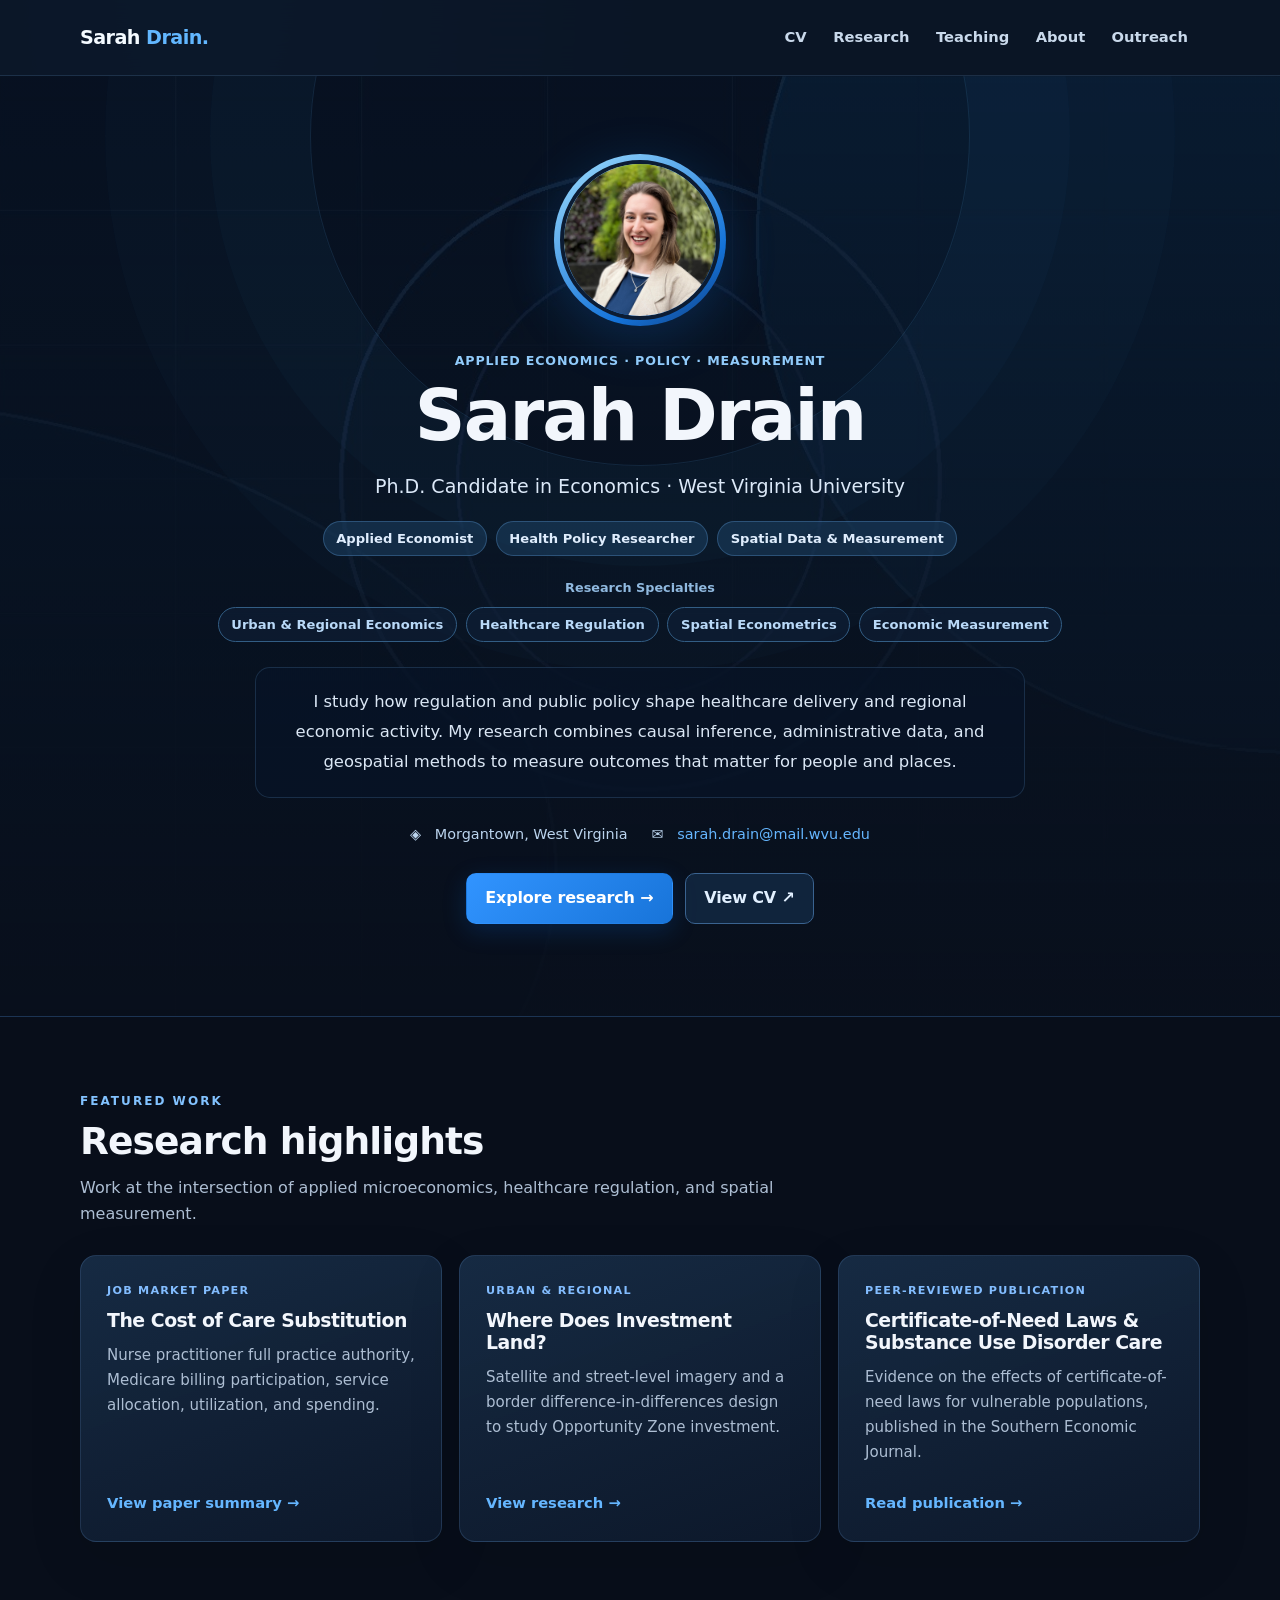
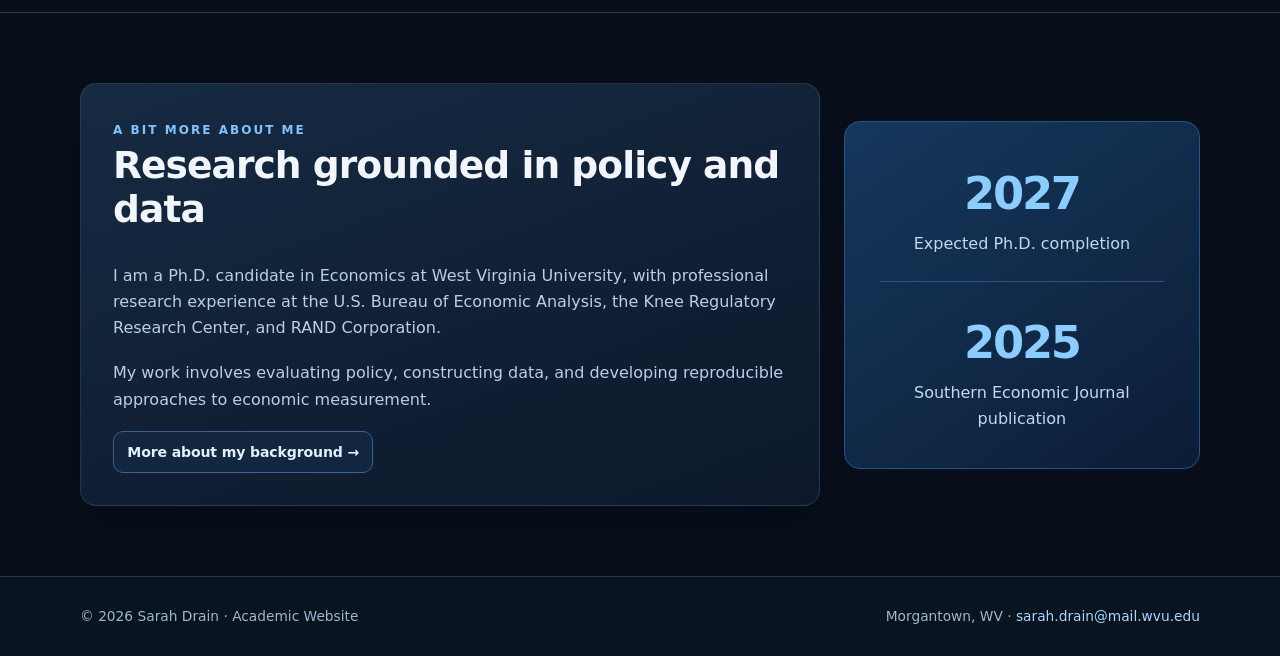
<file: index.html>
<!doctype html><html lang="en"><head><meta charset="utf-8"><meta name="viewport" content="width=device-width, initial-scale=1"><meta name="theme-color" content="#0b1728"><meta name="description" content="Sarah Drain is a Ph.D. candidate in Economics at West Virginia University, researching healthcare regulation and urban and regional economics."><title>Home · Sarah Drain</title><link rel="icon" type="image/svg+xml" href="favicon.svg"><link rel="stylesheet" href="assets/styles.css"></head><body><a class="skip-link" href="#main-content">Skip to main content</a><header class="site-header"><div class="container nav-wrap"><a class="brand" href="index.html">Sarah <span class="brand-dot">Drain.</span></a><button class="menu-toggle" type="button" aria-label="Toggle navigation" aria-controls="primary-nav" aria-expanded="false">Menu ☰</button><nav class="site-nav" id="primary-nav" aria-label="Main navigation"><a href="cv.html">CV</a><a href="portfolio.html">Research</a><a href="contact.html">Teaching</a><a href="about.html">About</a><a href="blogs.html">Outreach</a></nav></div></header><main id="main-content"><section class="hero"><div class="hero-inner"><div class="avatar-frame"><img src="images/profile.jpg" alt="Placeholder portrait — replace with Sarah Drain’s photo"></div><div class="hero-kicker">Applied Economics · Policy · Measurement</div><h1>Sarah Drain</h1><p class="hero-subtitle">Ph.D. Candidate in Economics · West Virginia University</p><div class="chips"><span class="chip">Applied Economist</span><span class="chip">Health Policy Researcher</span><span class="chip">Spatial Data &amp; Measurement</span></div><div class="specialty-line"><div class="specialty-label">Research Specialties</div><div class="chips"><span class="chip ghost">Urban &amp; Regional Economics</span><span class="chip ghost">Healthcare Regulation</span><span class="chip ghost">Spatial Econometrics</span><span class="chip ghost">Economic Measurement</span></div></div><p class="hero-description">I study how regulation and public policy shape healthcare delivery and regional economic activity. My research combines causal inference, administrative data, and geospatial methods to measure outcomes that matter for people and places.</p><div class="hero-meta"><span>◈ &nbsp; Morgantown, West Virginia</span><span>✉ &nbsp; <a href="mailto:sarah.drain@mail.wvu.edu">sarah.drain@mail.wvu.edu</a></span></div><div class="hero-actions"><a href="portfolio.html" class="btn btn-primary">Explore research →</a><a href="documents/Sarah_Drain_CV.pdf" class="btn btn-secondary" target="_blank" rel="noopener">View CV ↗</a></div></div></section>
<section class="section container"><div class="section-head"><span class="eyebrow">Featured work</span><h2>Research highlights</h2><p class="section-lede">Work at the intersection of applied microeconomics, healthcare regulation, and spatial measurement.</p></div><div class="grid"><article class="card"><span class="label">Job market paper</span><h3>The Cost of Care Substitution</h3><p>Nurse practitioner full practice authority, Medicare billing participation, service allocation, utilization, and spending.</p><a class="read-more" href="portfolio.html#job-market">View paper summary →</a></article><article class="card"><span class="label">Urban & regional</span><h3>Where Does Investment Land?</h3><p>Satellite and street-level imagery and a border difference-in-differences design to study Opportunity Zone investment.</p><a class="read-more" href="portfolio.html#working">View research →</a></article><article class="card"><span class="label">Peer-reviewed publication</span><h3>Certificate-of-Need Laws & Substance Use Disorder Care</h3><p>Evidence on the effects of certificate-of-need laws for vulnerable populations, published in the Southern Economic Journal.</p><a class="read-more" href="https://doi.org/10.1002/soej.12696">Read publication →</a></article></div></section>
<section class="section section-rule"><div class="container mini-profile"><div class="panel padding-card"><span class="eyebrow">A bit more about me</span><h2>Research grounded in policy and data</h2><p>I am a Ph.D. candidate in Economics at West Virginia University, with professional research experience at the U.S. Bureau of Economic Analysis, the Knee Regulatory Research Center, and RAND Corporation.</p><p>My work involves evaluating policy, constructing data, and developing reproducible approaches to economic measurement.</p><a class="btn btn-secondary btn-small" href="about.html">More about my background →</a></div><div class="stat-box"><strong>2027</strong><span>Expected Ph.D. completion</span><hr style="border:0;border-top:1px solid #2c5680;margin:24px 0"><strong>2025</strong><span>Southern Economic Journal publication</span></div></div></section></main><footer class="site-footer"><div class="container footer-inner"><span>© <span data-year>2026</span> Sarah Drain · Academic Website</span><span>Morgantown, WV · <a href="mailto:sarah.drain@mail.wvu.edu">sarah.drain@mail.wvu.edu</a></span></div></footer><script src="assets/site.js" defer></script></body></html>
</file>
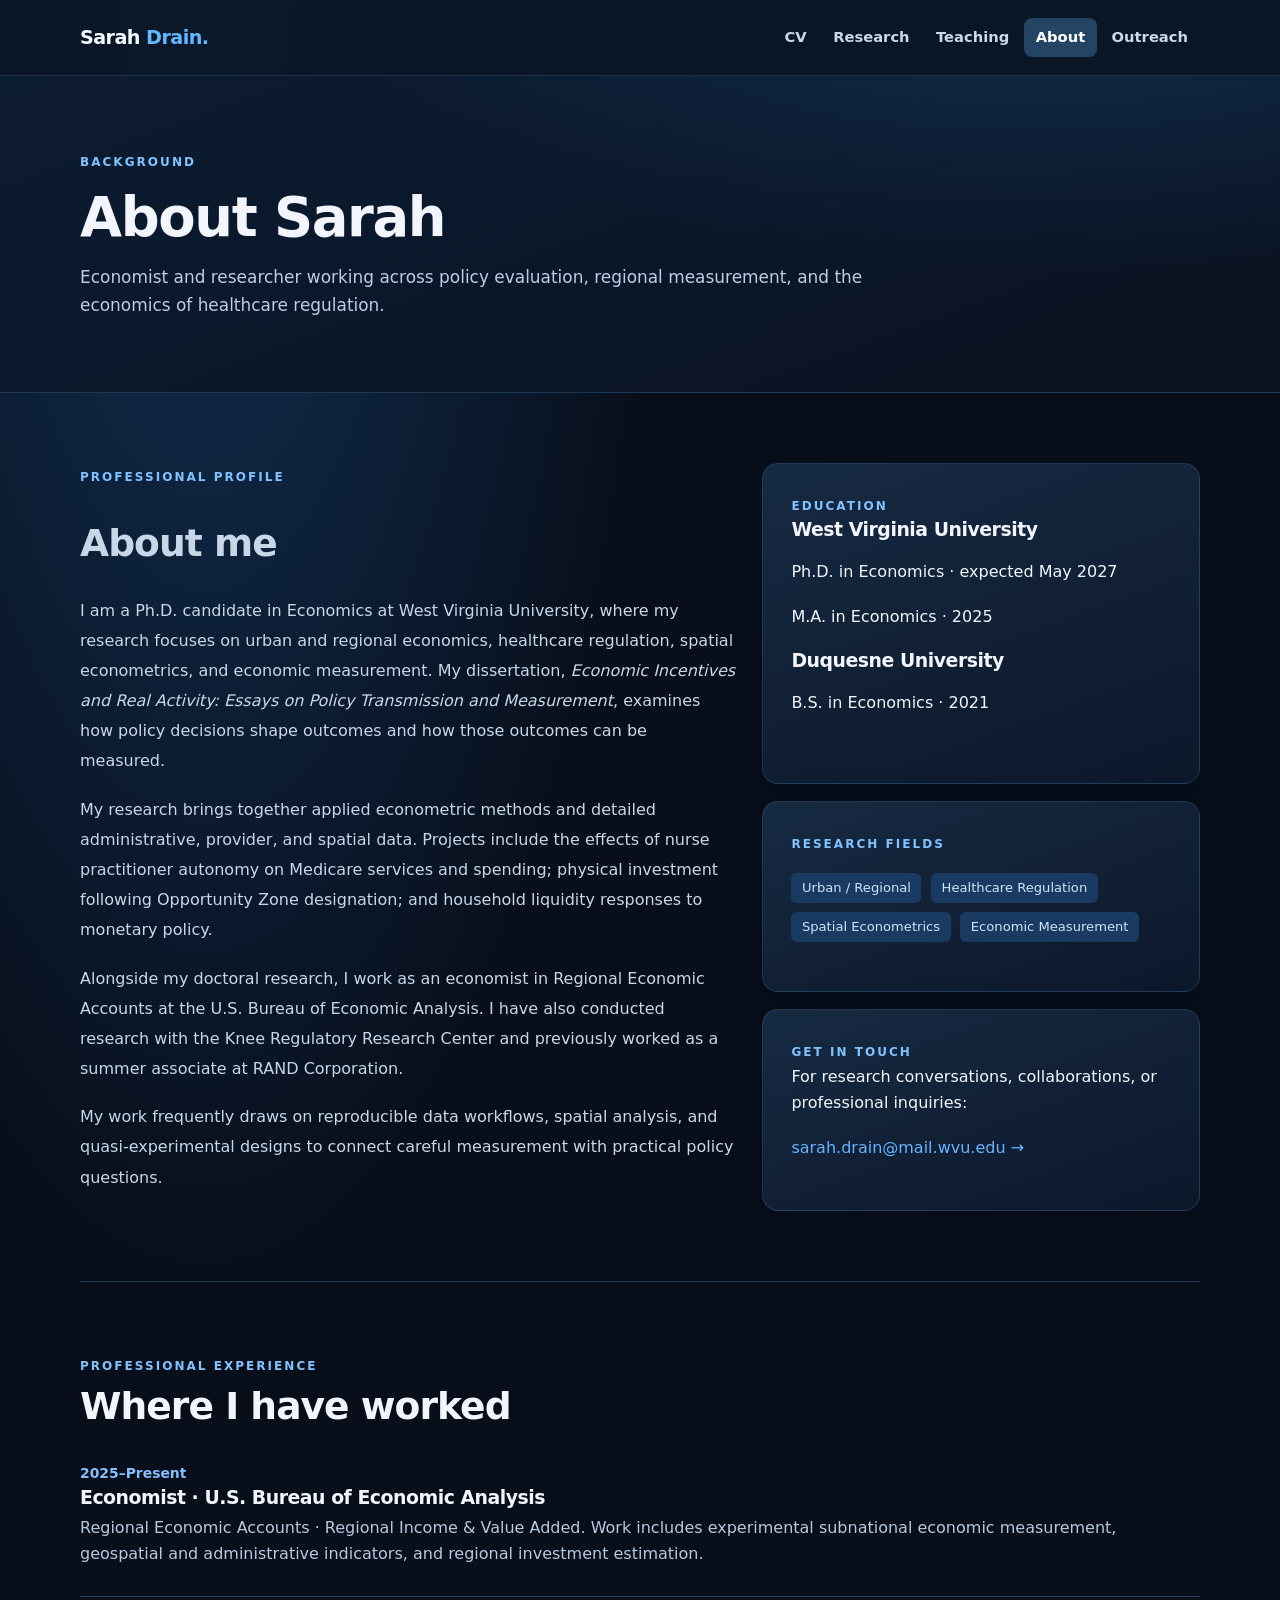
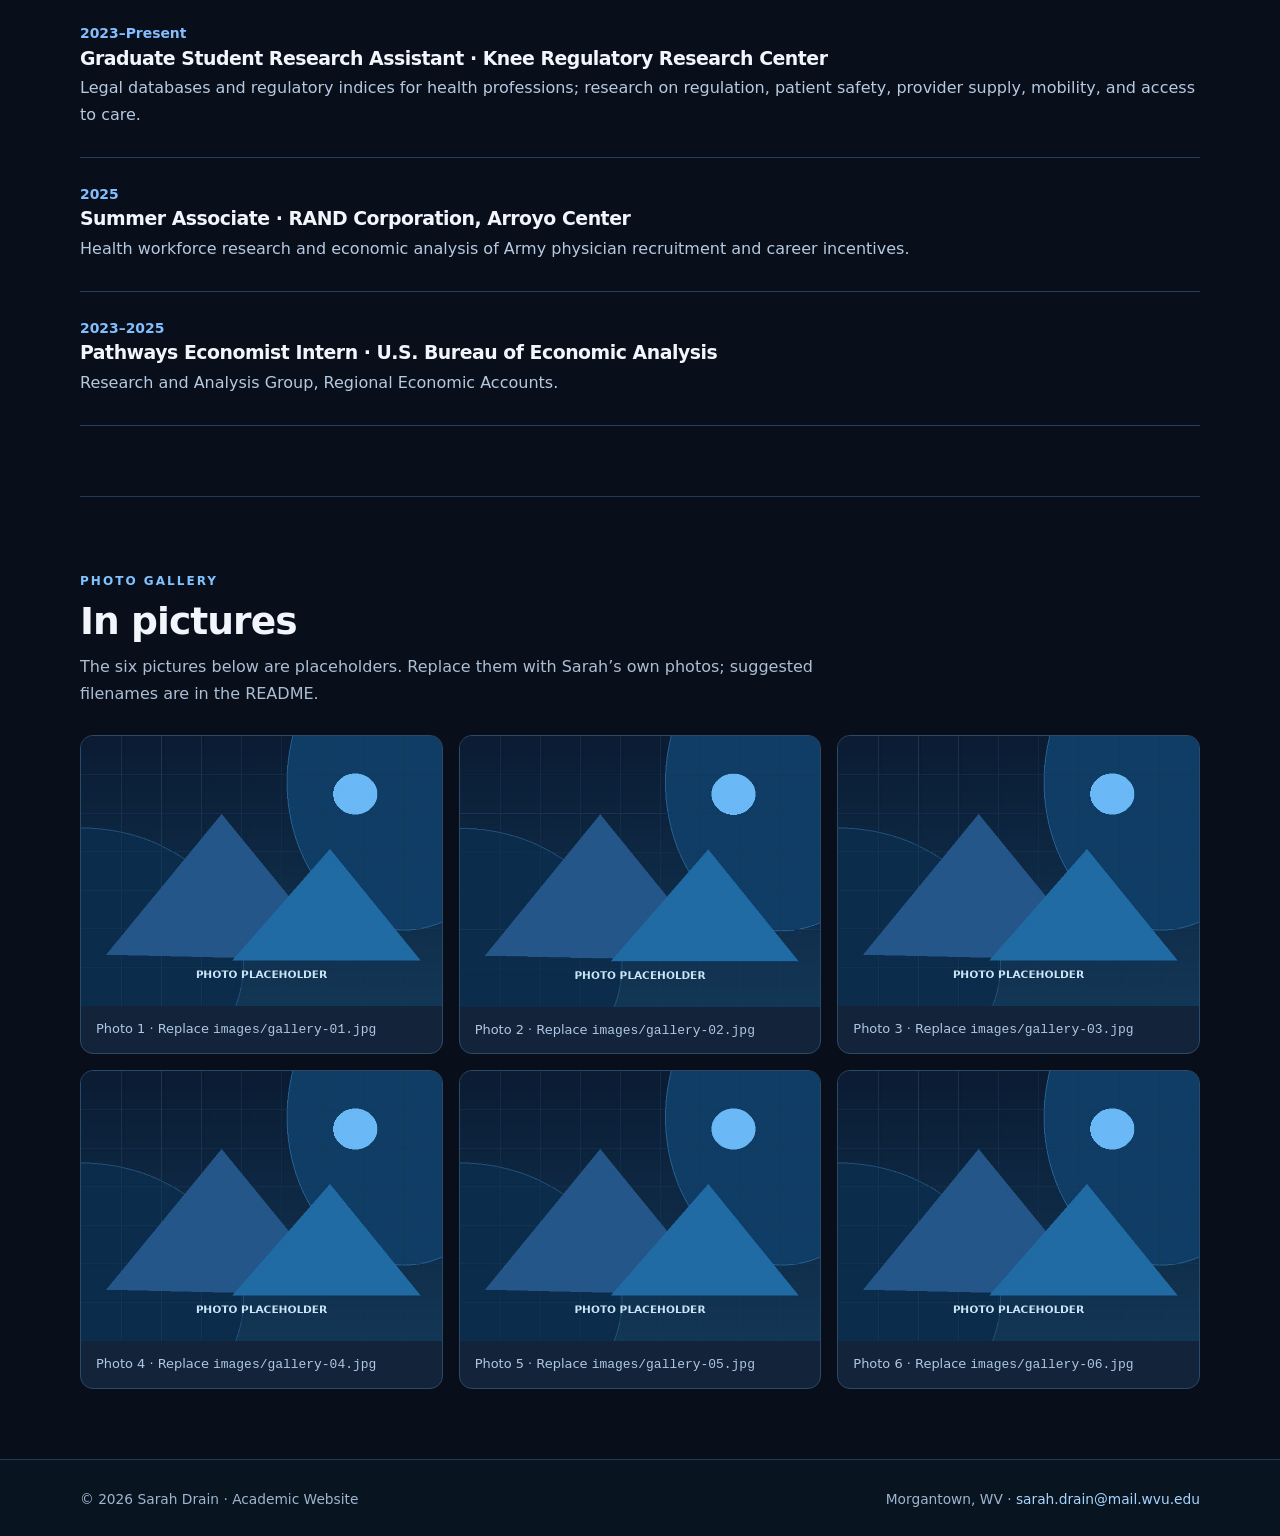
<file: about.html>
<!doctype html><html lang="en"><head><meta charset="utf-8"><meta name="viewport" content="width=device-width, initial-scale=1"><meta name="theme-color" content="#0b1728"><meta name="description" content="About Sarah Drain: doctoral studies, professional experience, and research interests."><title>About · Sarah Drain</title><link rel="icon" type="image/svg+xml" href="favicon.svg"><link rel="stylesheet" href="assets/styles.css"></head><body><a class="skip-link" href="#main-content">Skip to main content</a><header class="site-header"><div class="container nav-wrap"><a class="brand" href="index.html">Sarah <span class="brand-dot">Drain.</span></a><button class="menu-toggle" type="button" aria-label="Toggle navigation" aria-controls="primary-nav" aria-expanded="false">Menu ☰</button><nav class="site-nav" id="primary-nav" aria-label="Main navigation"><a href="cv.html">CV</a><a href="portfolio.html">Research</a><a href="contact.html">Teaching</a><a href="about.html" aria-current="page">About</a><a href="blogs.html">Outreach</a></nav></div></header><main id="main-content"><div class="page-banner"><div class="container"><span class="eyebrow">Background</span><h1>About Sarah</h1><p>Economist and researcher working across policy evaluation, regional measurement, and the economics of healthcare regulation.</p></div></div><section class="section container"><div class="page-columns"><div class="prose"><span class="eyebrow">Professional profile</span><h2>About me</h2><p>I am a Ph.D. candidate in Economics at West Virginia University, where my research focuses on urban and regional economics, healthcare regulation, spatial econometrics, and economic measurement. My dissertation, <em>Economic Incentives and Real Activity: Essays on Policy Transmission and Measurement</em>, examines how policy decisions shape outcomes and how those outcomes can be measured.</p><p>My research brings together applied econometric methods and detailed administrative, provider, and spatial data. Projects include the effects of nurse practitioner autonomy on Medicare services and spending; physical investment following Opportunity Zone designation; and household liquidity responses to monetary policy.</p><p>Alongside my doctoral research, I work as an economist in Regional Economic Accounts at the U.S. Bureau of Economic Analysis. I have also conducted research with the Knee Regulatory Research Center and previously worked as a summer associate at RAND Corporation.</p><p>My work frequently draws on reproducible data workflows, spatial analysis, and quasi-experimental designs to connect careful measurement with practical policy questions.</p></div><div class="stack"><div class="panel padding-card"><span class="eyebrow">Education</span><h3>West Virginia University</h3><p>Ph.D. in Economics · expected May 2027</p><p>M.A. in Economics · 2025</p><h3>Duquesne University</h3><p>B.S. in Economics · 2021</p></div><div class="panel padding-card"><span class="eyebrow">Research fields</span><div class="info-tags"><span class="tag">Urban / Regional</span><span class="tag">Healthcare Regulation</span><span class="tag">Spatial Econometrics</span><span class="tag">Economic Measurement</span></div></div><div class="panel padding-card"><span class="eyebrow">Get in touch</span><p>For research conversations, collaborations, or professional inquiries:</p><a href="mailto:sarah.drain@mail.wvu.edu">sarah.drain@mail.wvu.edu →</a></div></div></div></section>
<section class="section section-rule container"><div class="section-head"><span class="eyebrow">Professional experience</span><h2>Where I have worked</h2></div><ul class="resume-list"><li><span class="time">2025–Present</span><h3>Economist · U.S. Bureau of Economic Analysis</h3><p>Regional Economic Accounts · Regional Income &amp; Value Added. Work includes experimental subnational economic measurement, geospatial and administrative indicators, and regional investment estimation.</p></li><li><span class="time">2023–Present</span><h3>Graduate Student Research Assistant · Knee Regulatory Research Center</h3><p>Legal databases and regulatory indices for health professions; research on regulation, patient safety, provider supply, mobility, and access to care.</p></li><li><span class="time">2025</span><h3>Summer Associate · RAND Corporation, Arroyo Center</h3><p>Health workforce research and economic analysis of Army physician recruitment and career incentives.</p></li><li><span class="time">2023–2025</span><h3>Pathways Economist Intern · U.S. Bureau of Economic Analysis</h3><p>Research and Analysis Group, Regional Economic Accounts.</p></li></ul></section>
<section class="section section-rule container"><div class="section-head"><span class="eyebrow">Photo gallery</span><h2>In pictures</h2><p class="section-lede">The six pictures below are placeholders. Replace them with Sarah’s own photos; suggested filenames are in the README.</p></div><div class="gallery"><figure><img src="images/gallery-01.jpg" alt="Gallery image 1 placeholder" loading="lazy"><figcaption>Photo 1 · Replace <code>images/gallery-01.jpg</code></figcaption></figure><figure><img src="images/gallery-02.jpg" alt="Gallery image 2 placeholder" loading="lazy"><figcaption>Photo 2 · Replace <code>images/gallery-02.jpg</code></figcaption></figure><figure><img src="images/gallery-03.jpg" alt="Gallery image 3 placeholder" loading="lazy"><figcaption>Photo 3 · Replace <code>images/gallery-03.jpg</code></figcaption></figure><figure><img src="images/gallery-04.jpg" alt="Gallery image 4 placeholder" loading="lazy"><figcaption>Photo 4 · Replace <code>images/gallery-04.jpg</code></figcaption></figure><figure><img src="images/gallery-05.jpg" alt="Gallery image 5 placeholder" loading="lazy"><figcaption>Photo 5 · Replace <code>images/gallery-05.jpg</code></figcaption></figure><figure><img src="images/gallery-06.jpg" alt="Gallery image 6 placeholder" loading="lazy"><figcaption>Photo 6 · Replace <code>images/gallery-06.jpg</code></figcaption></figure></div></section></main><footer class="site-footer"><div class="container footer-inner"><span>© <span data-year>2026</span> Sarah Drain · Academic Website</span><span>Morgantown, WV · <a href="mailto:sarah.drain@mail.wvu.edu">sarah.drain@mail.wvu.edu</a></span></div></footer><script src="assets/site.js" defer></script></body></html>
</file>
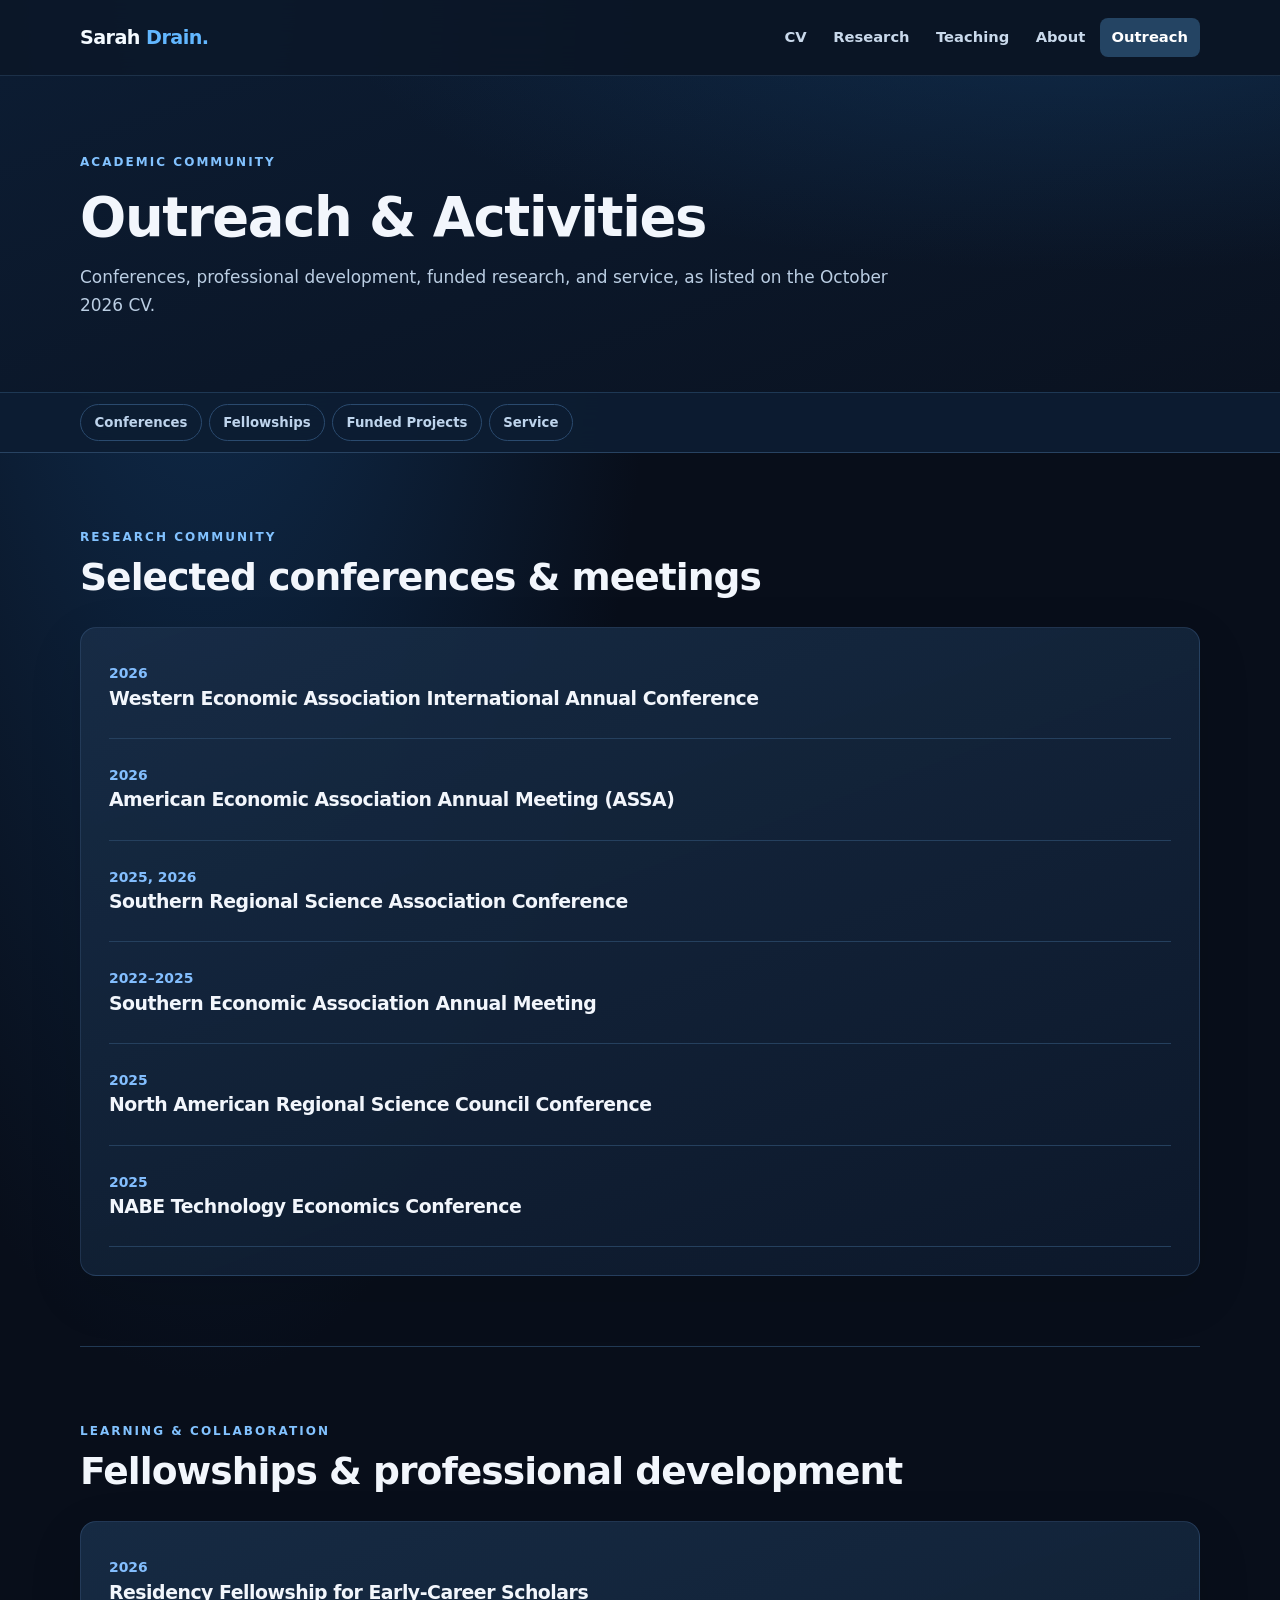
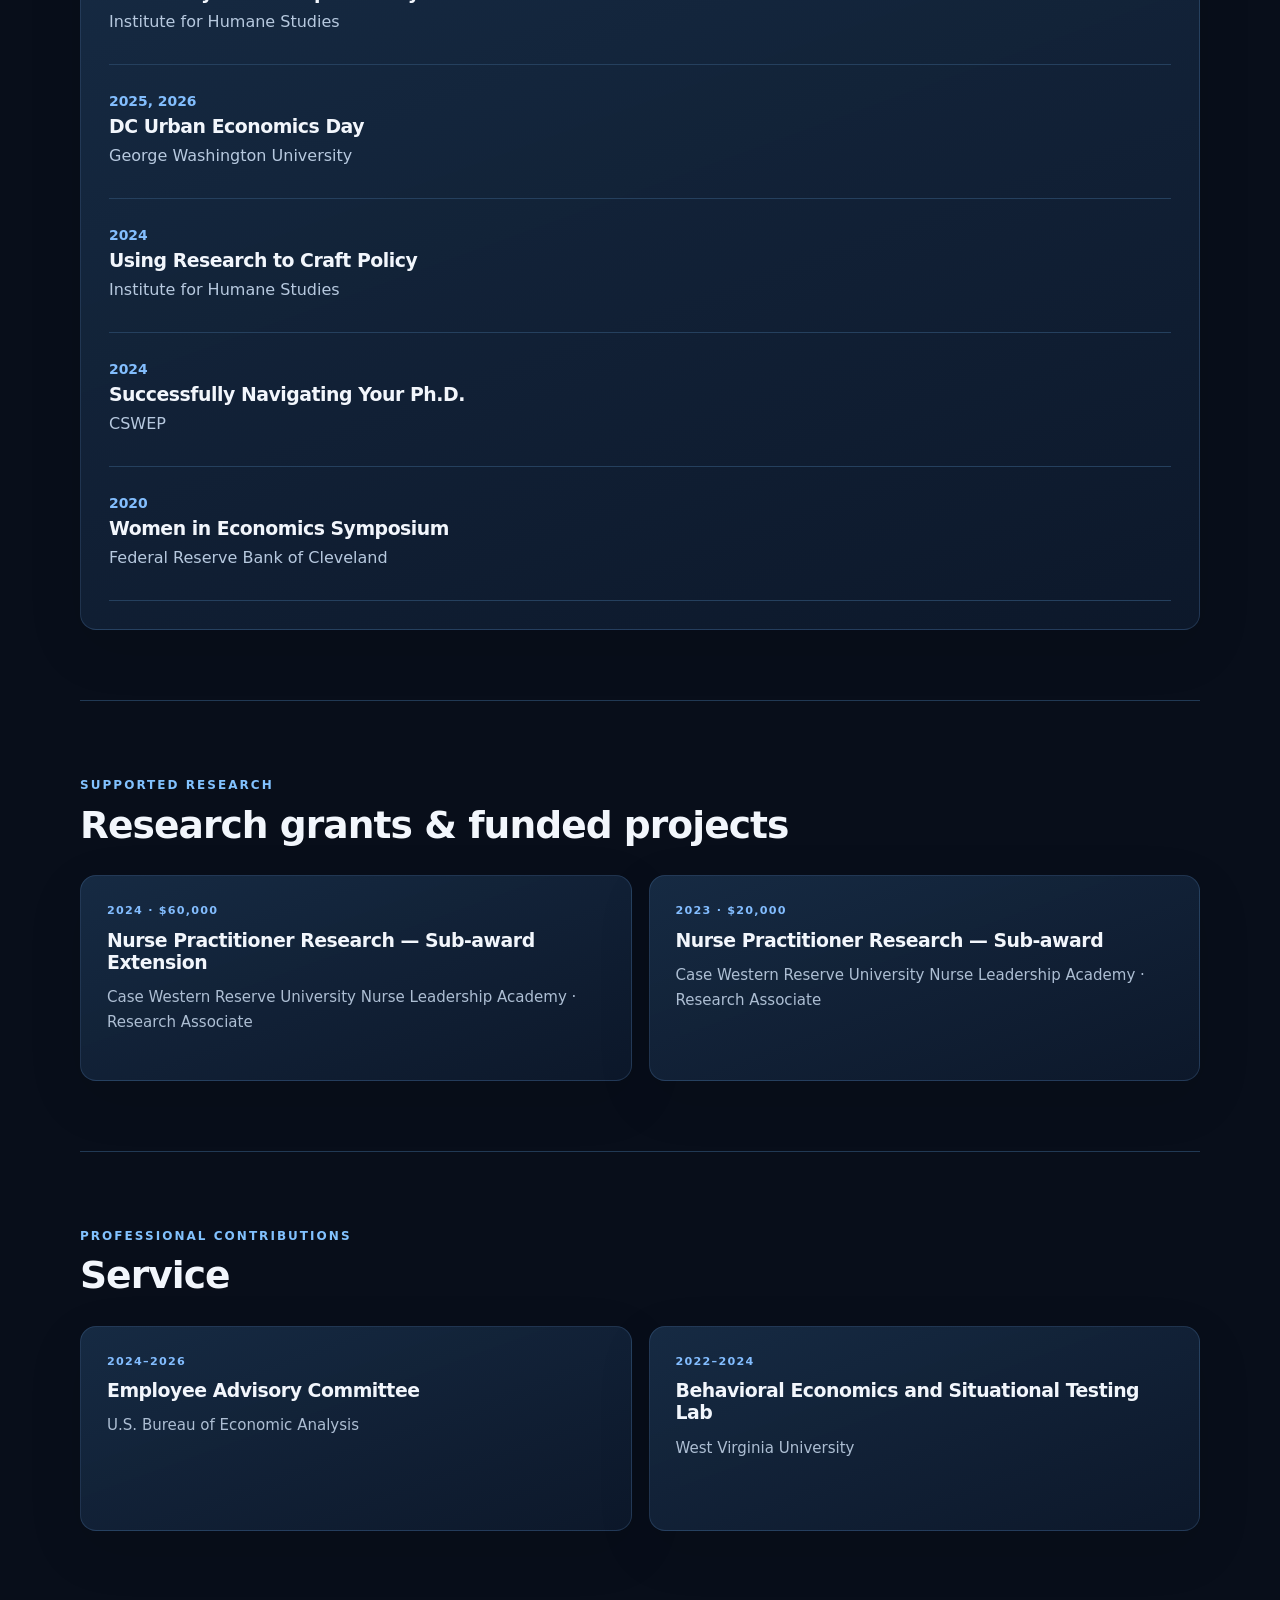
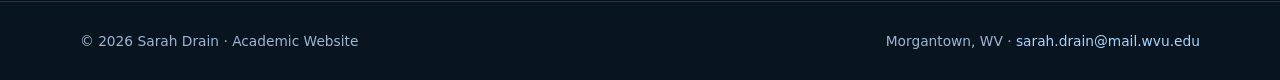
<file: blogs.html>
<!doctype html><html lang="en"><head><meta charset="utf-8"><meta name="viewport" content="width=device-width, initial-scale=1"><meta name="theme-color" content="#0b1728"><meta name="description" content="Selected conferences, fellowships, funded projects, and professional service of Sarah Drain."><title>Outreach &amp; Activities · Sarah Drain</title><link rel="icon" type="image/svg+xml" href="favicon.svg"><link rel="stylesheet" href="assets/styles.css"></head><body><a class="skip-link" href="#main-content">Skip to main content</a><header class="site-header"><div class="container nav-wrap"><a class="brand" href="index.html">Sarah <span class="brand-dot">Drain.</span></a><button class="menu-toggle" type="button" aria-label="Toggle navigation" aria-controls="primary-nav" aria-expanded="false">Menu ☰</button><nav class="site-nav" id="primary-nav" aria-label="Main navigation"><a href="cv.html">CV</a><a href="portfolio.html">Research</a><a href="contact.html">Teaching</a><a href="about.html">About</a><a href="blogs.html" aria-current="page">Outreach</a></nav></div></header><main id="main-content"><div class="page-banner"><div class="container"><span class="eyebrow">Academic community</span><h1>Outreach & Activities</h1><p>Conferences, professional development, funded research, and service, as listed on the October 2026 CV.</p></div></div><nav class="section-tabs" aria-label="On this page"><div class="container tab-row"><a href="#conferences">Conferences</a><a href="#awards">Fellowships</a><a href="#grants">Funded Projects</a><a href="#service">Service</a></div></nav><section class="section container" id="conferences"><div class="section-head"><span class="eyebrow">Research community</span><h2>Selected conferences &amp; meetings</h2></div><div class="panel padding-card"><ul class="resume-list"><li><span class="time">2026</span><h3>Western Economic Association International Annual Conference</h3></li><li><span class="time">2026</span><h3>American Economic Association Annual Meeting (ASSA)</h3></li><li><span class="time">2025, 2026</span><h3>Southern Regional Science Association Conference</h3></li><li><span class="time">2022–2025</span><h3>Southern Economic Association Annual Meeting</h3></li><li><span class="time">2025</span><h3>North American Regional Science Council Conference</h3></li><li><span class="time">2025</span><h3>NABE Technology Economics Conference</h3></li></ul></div></section>
<section class="section section-rule container" id="awards"><div class="section-head"><span class="eyebrow">Learning &amp; collaboration</span><h2>Fellowships &amp; professional development</h2></div><div class="panel padding-card"><ul class="resume-list"><li><span class="time">2026</span><h3>Residency Fellowship for Early-Career Scholars</h3><p>Institute for Humane Studies</p></li><li><span class="time">2025, 2026</span><h3>DC Urban Economics Day</h3><p>George Washington University</p></li><li><span class="time">2024</span><h3>Using Research to Craft Policy</h3><p>Institute for Humane Studies</p></li><li><span class="time">2024</span><h3>Successfully Navigating Your Ph.D.</h3><p>CSWEP</p></li><li><span class="time">2020</span><h3>Women in Economics Symposium</h3><p>Federal Reserve Bank of Cleveland</p></li></ul></div></section>
<section class="section section-rule container" id="grants"><div class="section-head"><span class="eyebrow">Supported research</span><h2>Research grants &amp; funded projects</h2></div><div class="grid two"><article class="card"><span class="label">2024 · $60,000</span><h3>Nurse Practitioner Research — Sub-award Extension</h3><p>Case Western Reserve University Nurse Leadership Academy · Research Associate</p></article><article class="card"><span class="label">2023 · $20,000</span><h3>Nurse Practitioner Research — Sub-award</h3><p>Case Western Reserve University Nurse Leadership Academy · Research Associate</p></article></div></section>
<section class="section section-rule container" id="service"><div class="section-head"><span class="eyebrow">Professional contributions</span><h2>Service</h2></div><div class="grid two"><article class="card"><span class="label">2024–2026</span><h3>Employee Advisory Committee</h3><p>U.S. Bureau of Economic Analysis</p></article><article class="card"><span class="label">2022–2024</span><h3>Behavioral Economics and Situational Testing Lab</h3><p>West Virginia University</p></article></div></section></main><footer class="site-footer"><div class="container footer-inner"><span>© <span data-year>2026</span> Sarah Drain · Academic Website</span><span>Morgantown, WV · <a href="mailto:sarah.drain@mail.wvu.edu">sarah.drain@mail.wvu.edu</a></span></div></footer><script src="assets/site.js" defer></script></body></html>
</file>
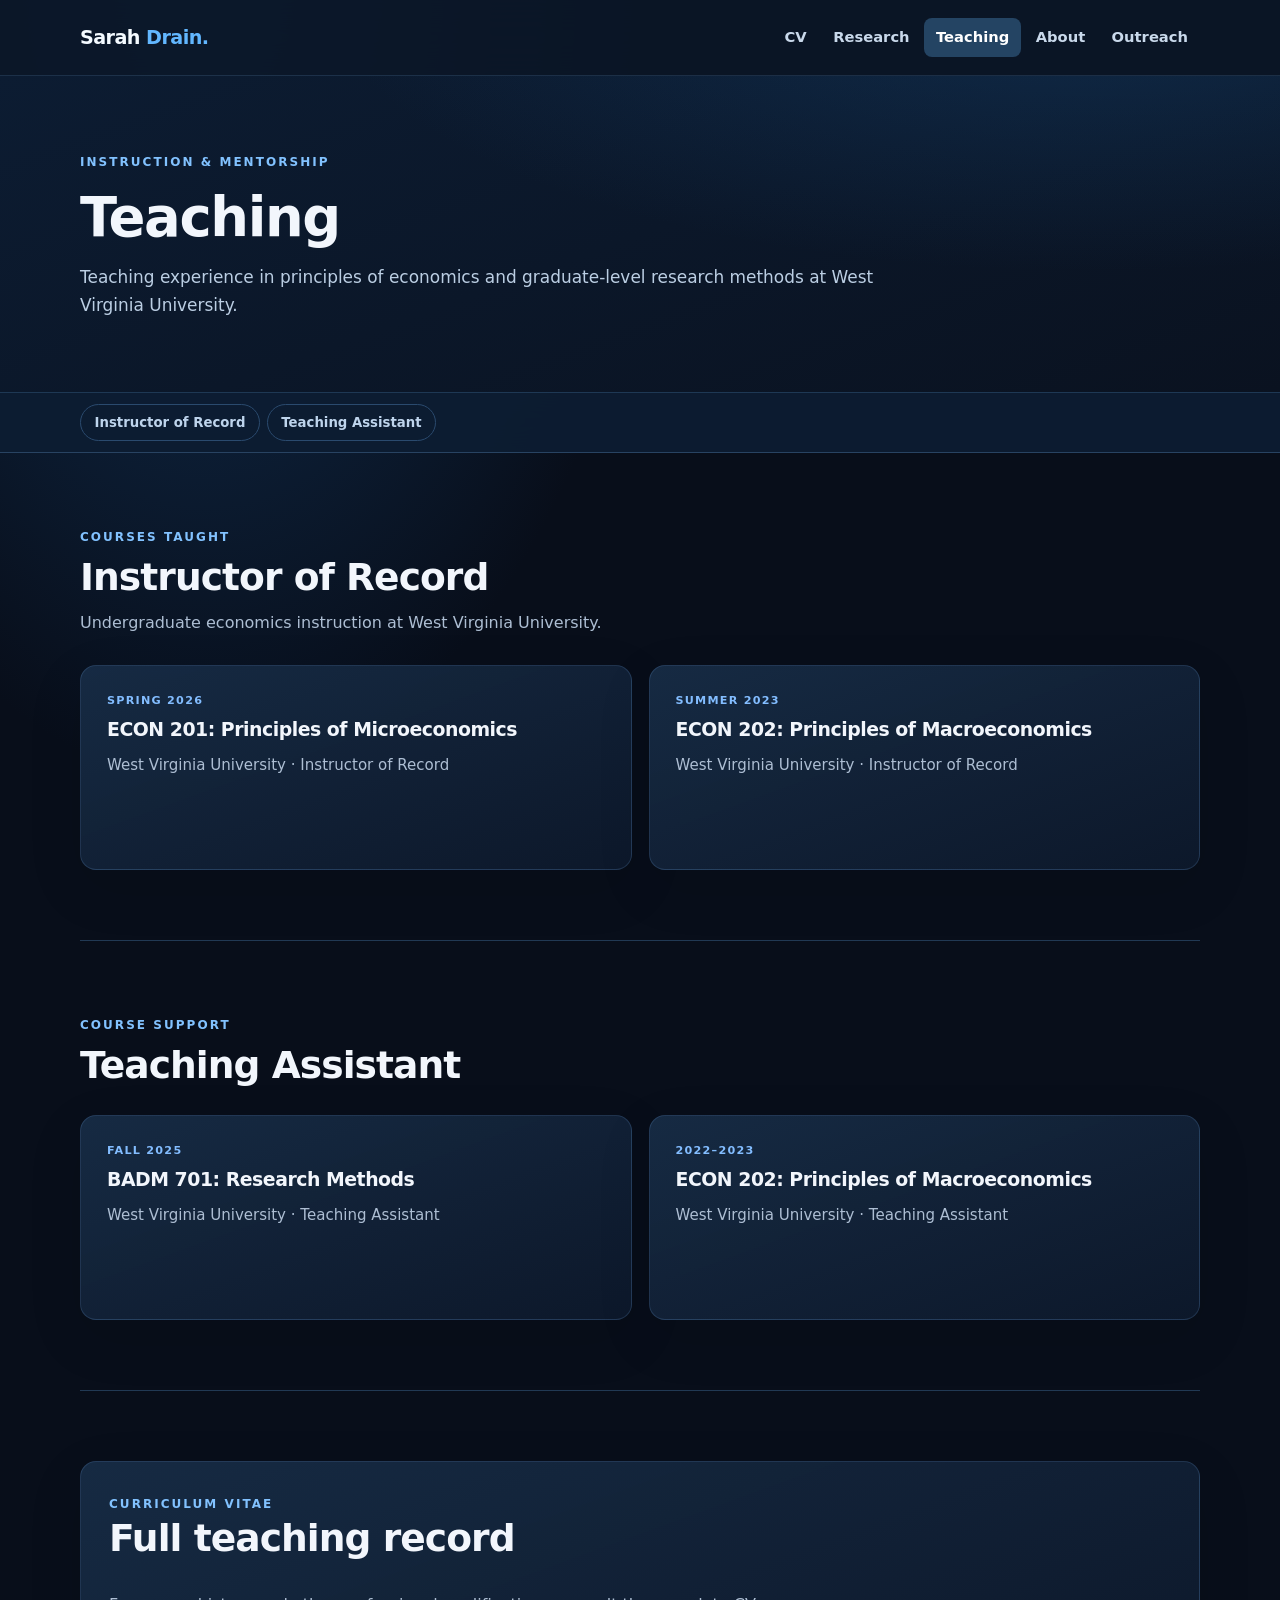
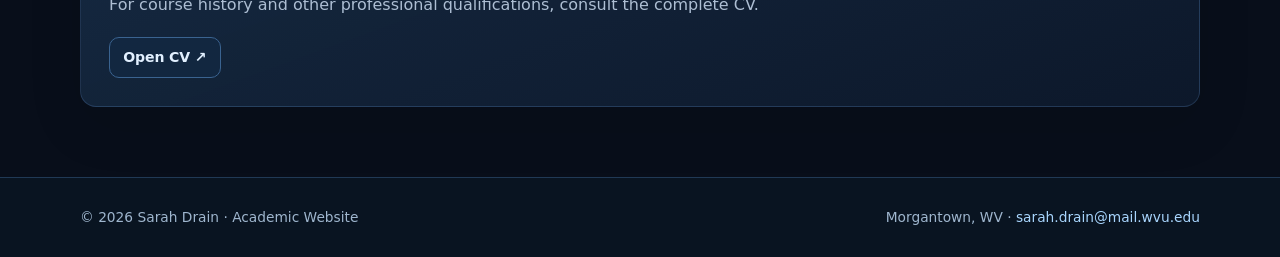
<file: contact.html>
<!doctype html><html lang="en"><head><meta charset="utf-8"><meta name="viewport" content="width=device-width, initial-scale=1"><meta name="theme-color" content="#0b1728"><meta name="description" content="Courses taught and teaching assistantships by Sarah Drain at West Virginia University."><title>Teaching · Sarah Drain</title><link rel="icon" type="image/svg+xml" href="favicon.svg"><link rel="stylesheet" href="assets/styles.css"></head><body><a class="skip-link" href="#main-content">Skip to main content</a><header class="site-header"><div class="container nav-wrap"><a class="brand" href="index.html">Sarah <span class="brand-dot">Drain.</span></a><button class="menu-toggle" type="button" aria-label="Toggle navigation" aria-controls="primary-nav" aria-expanded="false">Menu ☰</button><nav class="site-nav" id="primary-nav" aria-label="Main navigation"><a href="cv.html">CV</a><a href="portfolio.html">Research</a><a href="contact.html" aria-current="page">Teaching</a><a href="about.html">About</a><a href="blogs.html">Outreach</a></nav></div></header><main id="main-content"><div class="page-banner"><div class="container"><span class="eyebrow">Instruction & mentorship</span><h1>Teaching</h1><p>Teaching experience in principles of economics and graduate-level research methods at West Virginia University.</p></div></div><nav class="section-tabs" aria-label="On this page"><div class="container tab-row"><a href="#instructor">Instructor of Record</a><a href="#assistant">Teaching Assistant</a></div></nav><section class="section container" id="instructor"><div class="section-head"><span class="eyebrow">Courses taught</span><h2>Instructor of Record</h2><p class="section-lede">Undergraduate economics instruction at West Virginia University.</p></div><div class="grid two"><article class="card"><span class="label">Spring 2026</span><h3>ECON 201: Principles of Microeconomics</h3><p>West Virginia University · Instructor of Record</p></article><article class="card"><span class="label">Summer 2023</span><h3>ECON 202: Principles of Macroeconomics</h3><p>West Virginia University · Instructor of Record</p></article></div></section><section class="section section-rule container" id="assistant"><div class="section-head"><span class="eyebrow">Course support</span><h2>Teaching Assistant</h2></div><div class="grid two"><article class="card"><span class="label">Fall 2025</span><h3>BADM 701: Research Methods</h3><p>West Virginia University · Teaching Assistant</p></article><article class="card"><span class="label">2022–2023</span><h3>ECON 202: Principles of Macroeconomics</h3><p>West Virginia University · Teaching Assistant</p></article></div></section><section class="section section-rule container"><div class="panel padding-card"><span class="eyebrow">Curriculum vitae</span><h2>Full teaching record</h2><p class="section-lede">For course history and other professional qualifications, consult the complete CV.</p><a href="documents/Sarah_Drain_CV.pdf" class="btn btn-secondary btn-small" target="_blank" rel="noopener">Open CV ↗</a></div></section></main><footer class="site-footer"><div class="container footer-inner"><span>© <span data-year>2026</span> Sarah Drain · Academic Website</span><span>Morgantown, WV · <a href="mailto:sarah.drain@mail.wvu.edu">sarah.drain@mail.wvu.edu</a></span></div></footer><script src="assets/site.js" defer></script></body></html>
</file>
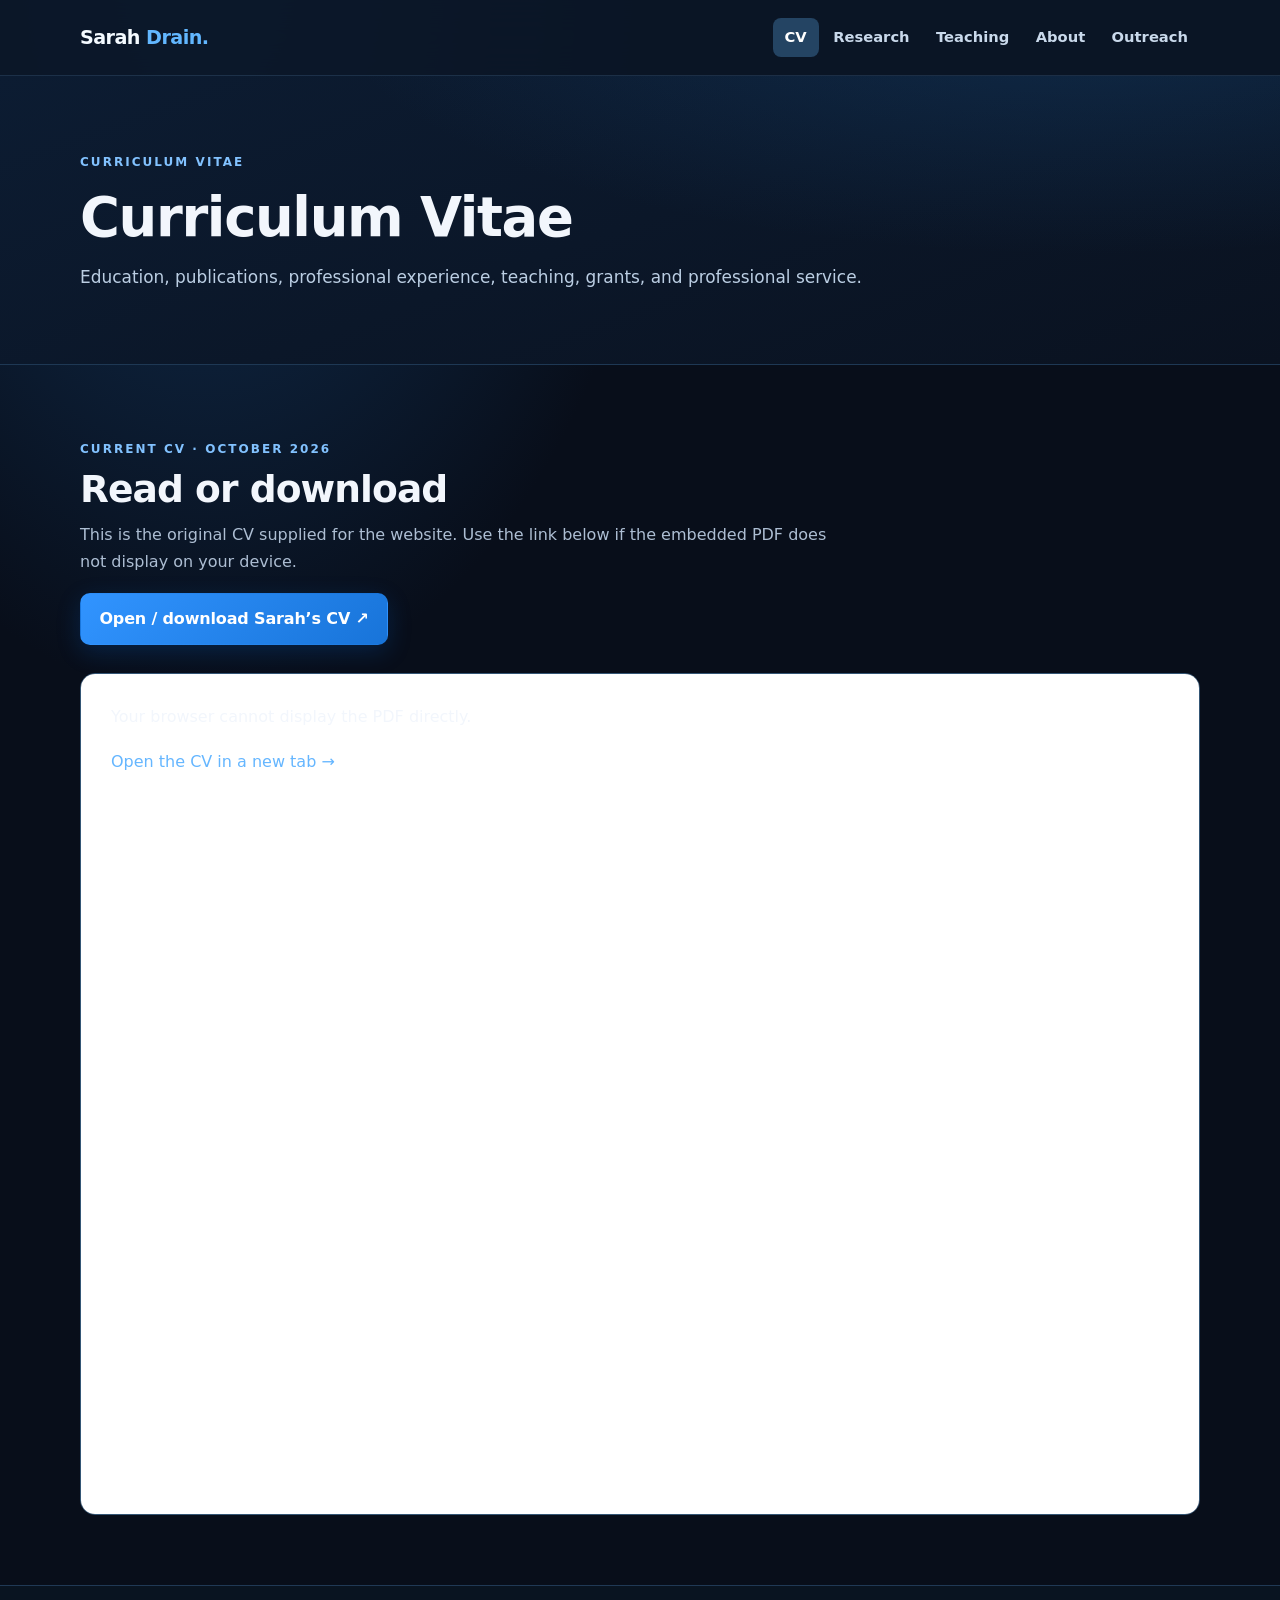
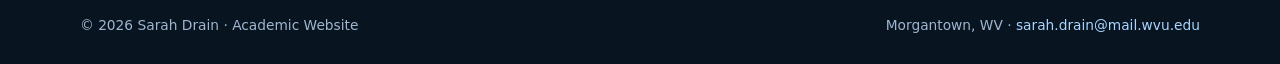
<file: cv.html>
<!doctype html><html lang="en"><head><meta charset="utf-8"><meta name="viewport" content="width=device-width, initial-scale=1"><meta name="theme-color" content="#0b1728"><meta name="description" content="Curriculum vitae of Sarah Drain, Ph.D. candidate in Economics at West Virginia University."><title>Curriculum Vitae · Sarah Drain</title><link rel="icon" type="image/svg+xml" href="favicon.svg"><link rel="stylesheet" href="assets/styles.css"></head><body><a class="skip-link" href="#main-content">Skip to main content</a><header class="site-header"><div class="container nav-wrap"><a class="brand" href="index.html">Sarah <span class="brand-dot">Drain.</span></a><button class="menu-toggle" type="button" aria-label="Toggle navigation" aria-controls="primary-nav" aria-expanded="false">Menu ☰</button><nav class="site-nav" id="primary-nav" aria-label="Main navigation"><a href="cv.html" aria-current="page">CV</a><a href="portfolio.html">Research</a><a href="contact.html">Teaching</a><a href="about.html">About</a><a href="blogs.html">Outreach</a></nav></div></header><main id="main-content"><div class="page-banner"><div class="container"><span class="eyebrow">Curriculum vitae</span><h1>Curriculum Vitae</h1><p>Education, publications, professional experience, teaching, grants, and professional service.</p></div></div><section class="section container"><div class="section-head"><span class="eyebrow">Current CV · October 2026</span><h2>Read or download</h2><p class="section-lede">This is the original CV supplied for the website. Use the link below if the embedded PDF does not display on your device.</p><a href="documents/Sarah_Drain_CV.pdf" class="btn btn-primary" target="_blank" rel="noopener">Open / download Sarah’s CV ↗</a></div><div class="pdf-shell"><object data="documents/Sarah_Drain_CV.pdf#view=FitH" type="application/pdf" aria-label="Sarah Drain CV PDF"><div class="pdf-fallback"><p>Your browser cannot display the PDF directly.</p><a href="documents/Sarah_Drain_CV.pdf">Open the CV in a new tab →</a></div></object></div></section></main><footer class="site-footer"><div class="container footer-inner"><span>© <span data-year>2026</span> Sarah Drain · Academic Website</span><span>Morgantown, WV · <a href="mailto:sarah.drain@mail.wvu.edu">sarah.drain@mail.wvu.edu</a></span></div></footer><script src="assets/site.js" defer></script></body></html>
</file>
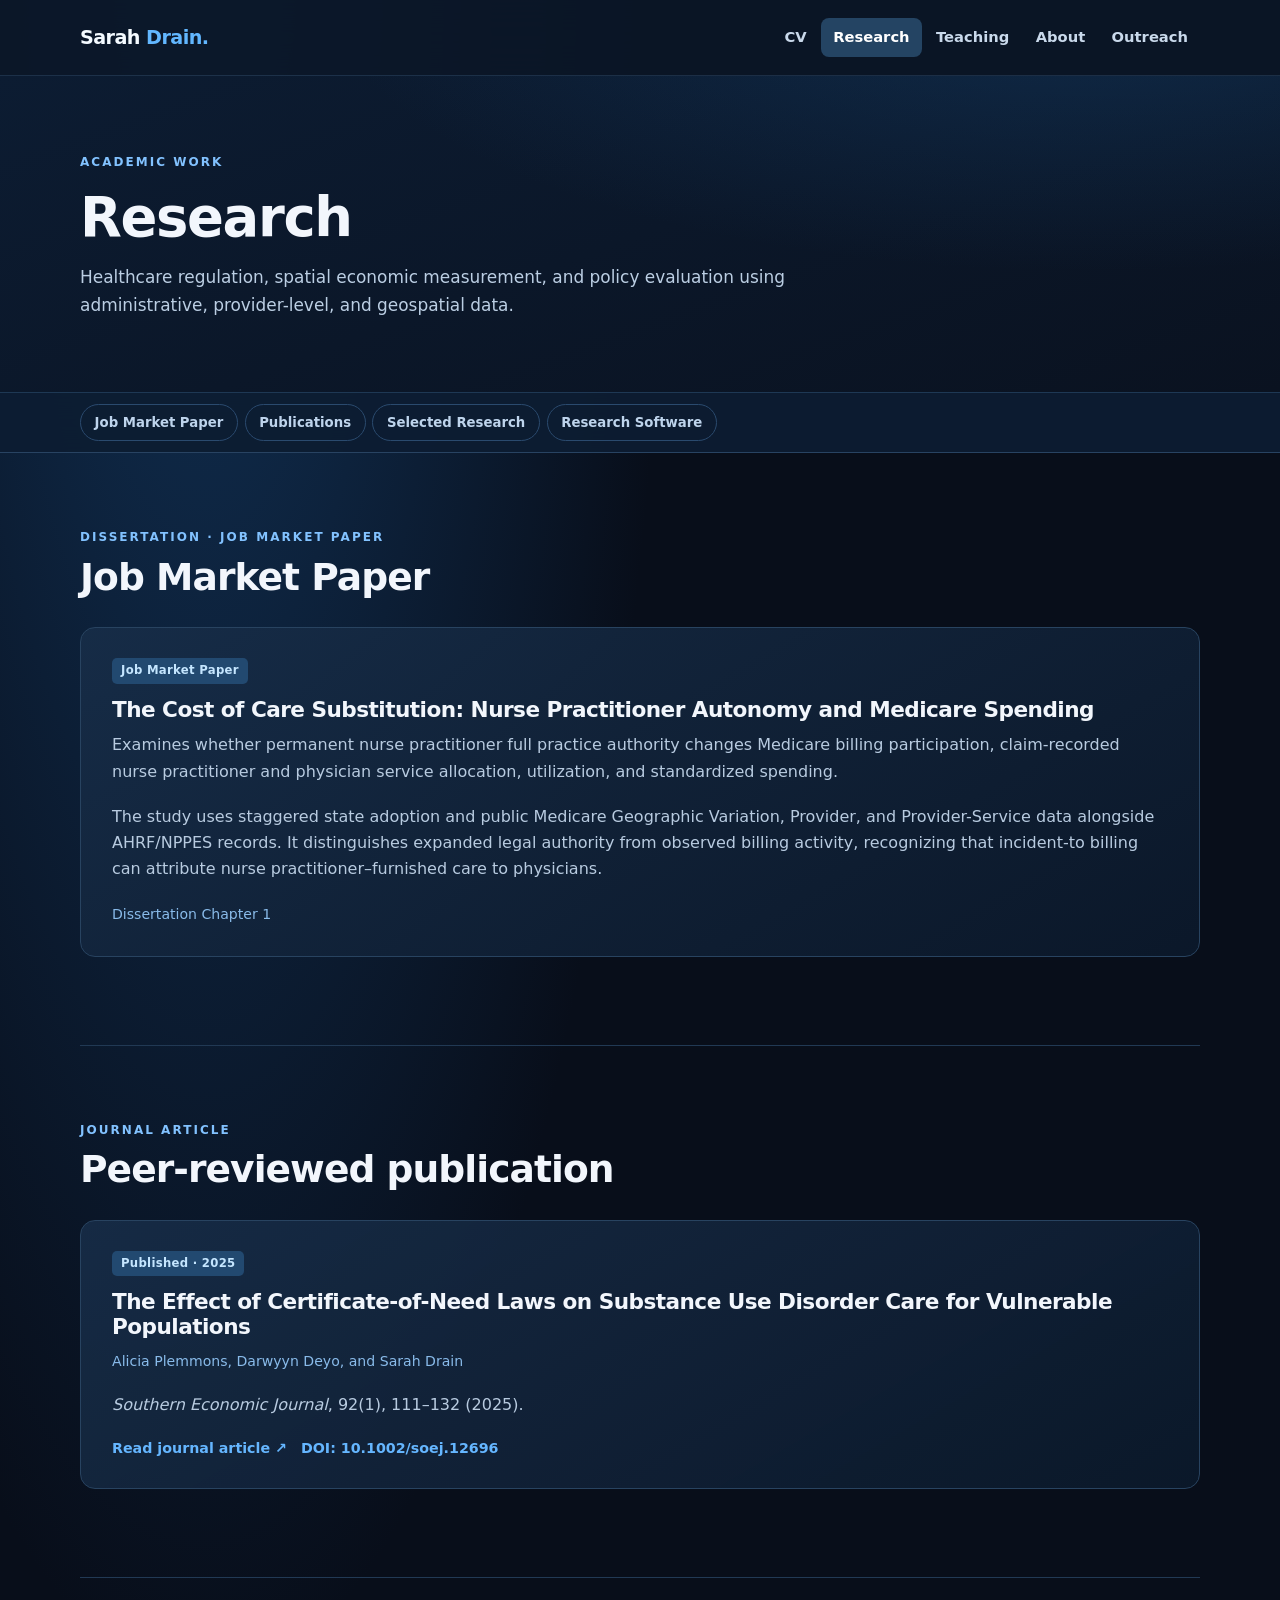
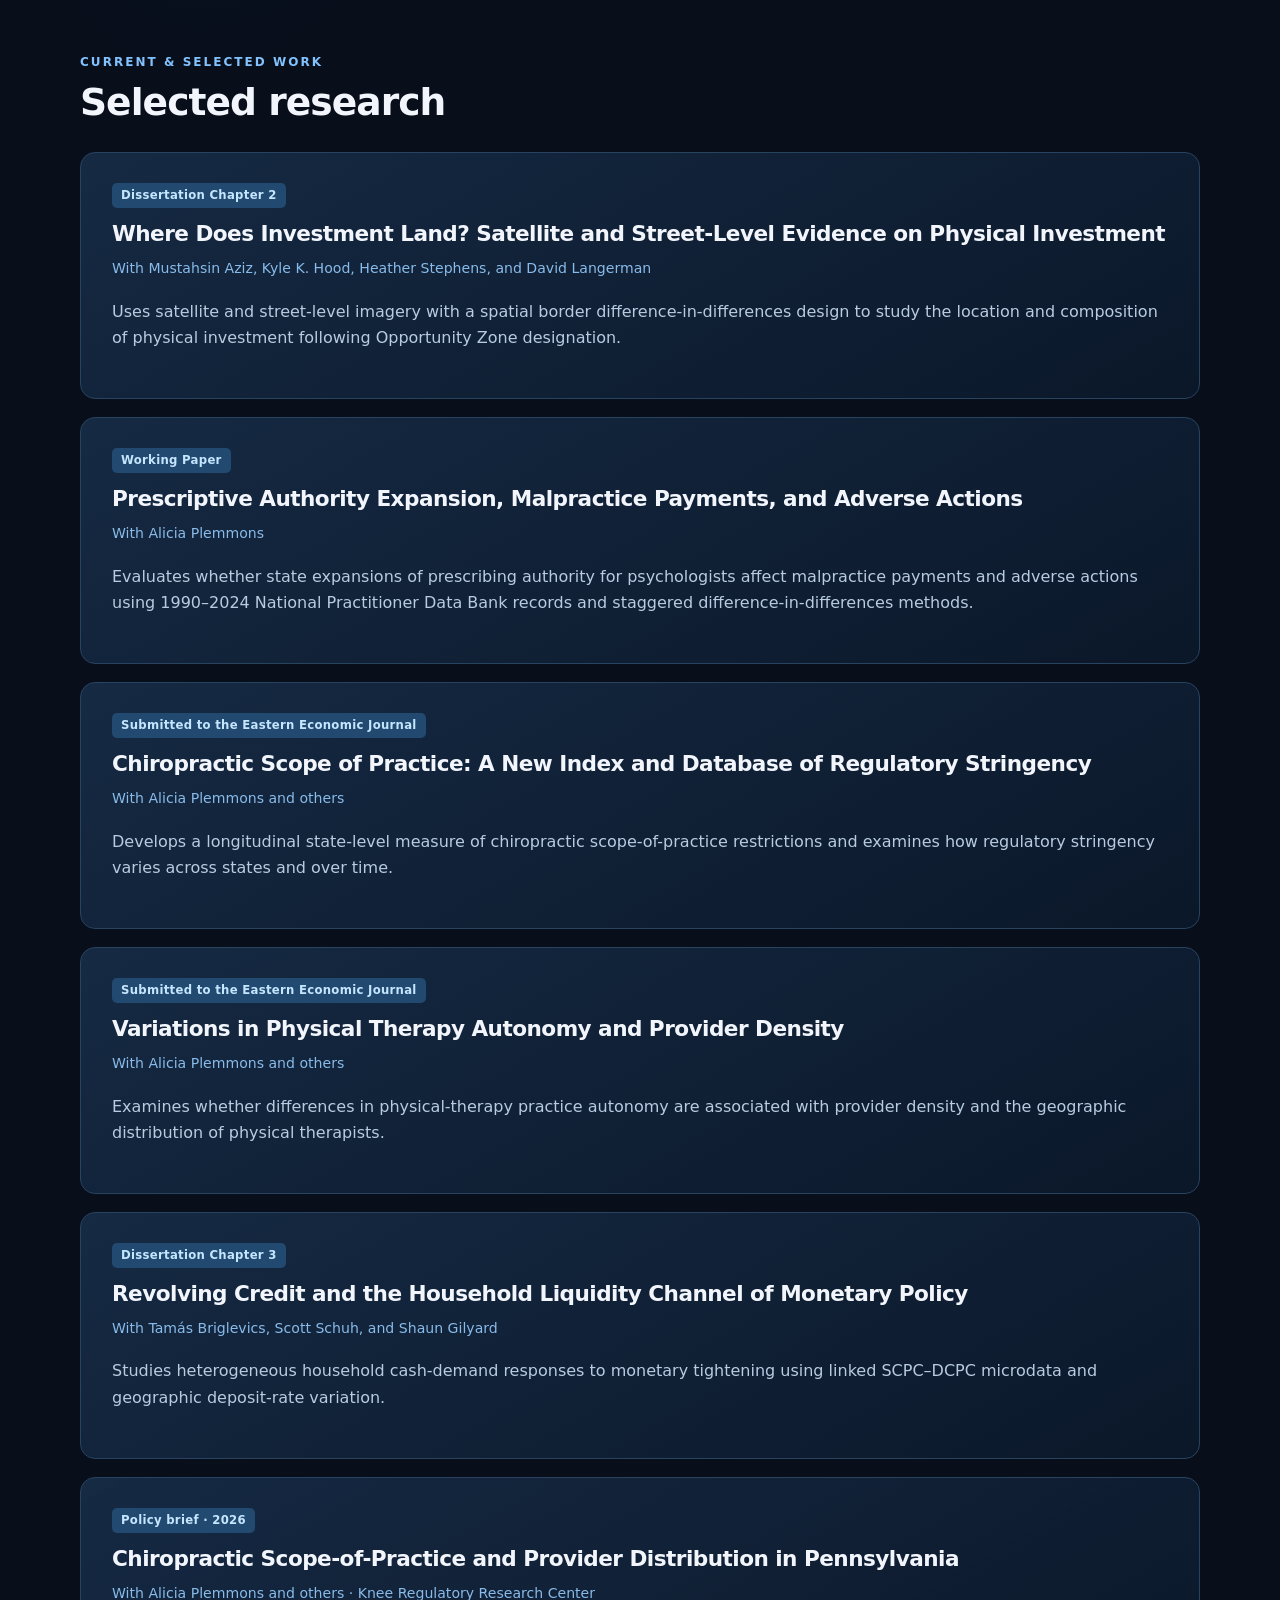
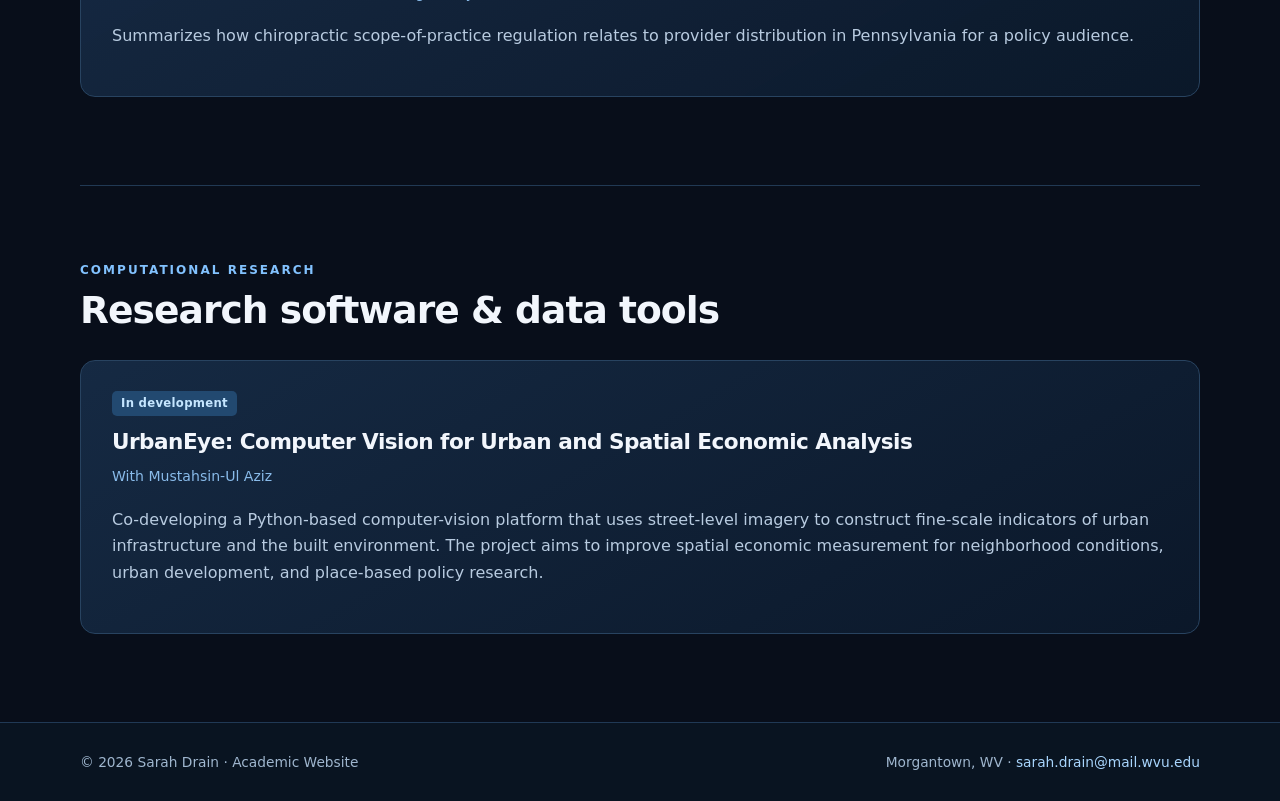
<file: portfolio.html>
<!doctype html><html lang="en"><head><meta charset="utf-8"><meta name="viewport" content="width=device-width, initial-scale=1"><meta name="theme-color" content="#0b1728"><meta name="description" content="Job market paper, publications, and research projects by economist Sarah Drain."><title>Research · Sarah Drain</title><link rel="icon" type="image/svg+xml" href="favicon.svg"><link rel="stylesheet" href="assets/styles.css"></head><body><a class="skip-link" href="#main-content">Skip to main content</a><header class="site-header"><div class="container nav-wrap"><a class="brand" href="index.html">Sarah <span class="brand-dot">Drain.</span></a><button class="menu-toggle" type="button" aria-label="Toggle navigation" aria-controls="primary-nav" aria-expanded="false">Menu ☰</button><nav class="site-nav" id="primary-nav" aria-label="Main navigation"><a href="cv.html">CV</a><a href="portfolio.html" aria-current="page">Research</a><a href="contact.html">Teaching</a><a href="about.html">About</a><a href="blogs.html">Outreach</a></nav></div></header><main id="main-content"><div class="page-banner"><div class="container"><span class="eyebrow">Academic work</span><h1>Research</h1><p>Healthcare regulation, spatial economic measurement, and policy evaluation using administrative, provider-level, and geospatial data.</p></div></div><nav class="section-tabs" aria-label="On this page"><div class="container tab-row"><a href="#job-market">Job Market Paper</a><a href="#publications">Publications</a><a href="#working">Selected Research</a><a href="#software">Research Software</a></div></nav><section class="section container" id="job-market"><div class="section-head"><span class="eyebrow">Dissertation · Job market paper</span><h2>Job Market Paper</h2></div><article class="article"><span class="status">Job Market Paper</span><h3>The Cost of Care Substitution: Nurse Practitioner Autonomy and Medicare Spending</h3><p>Examines whether permanent nurse practitioner full practice authority changes Medicare billing participation, claim-recorded nurse practitioner and physician service allocation, utilization, and standardized spending.</p><p>The study uses staggered state adoption and public Medicare Geographic Variation, Provider, and Provider-Service data alongside AHRF/NPPES records. It distinguishes expanded legal authority from observed billing activity, recognizing that incident-to billing can attribute nurse practitioner–furnished care to physicians.</p><p class="compact-p"><span class="byline">Dissertation Chapter 1</span></p></article></section>
<section class="section section-rule container" id="publications"><div class="section-head"><span class="eyebrow">Journal article</span><h2>Peer-reviewed publication</h2></div><article class="article"><span class="status">Published · 2025</span><h3>The Effect of Certificate-of-Need Laws on Substance Use Disorder Care for Vulnerable Populations</h3><p class="byline">Alicia Plemmons, Darwyyn Deyo, and Sarah Drain</p><p><em>Southern Economic Journal</em>, 92(1), 111–132 (2025).</p><div class="link-row"><a href="https://doi.org/10.1002/soej.12696" target="_blank" rel="noopener noreferrer">Read journal article ↗</a><a href="https://doi.org/10.1002/soej.12696" target="_blank" rel="noopener noreferrer">DOI: 10.1002/soej.12696</a></div></article></section>
<section class="section section-rule container" id="working"><div class="section-head"><span class="eyebrow">Current &amp; selected work</span><h2>Selected research</h2></div>
<article class="article"><span class="status">Dissertation Chapter 2</span><h3>Where Does Investment Land? Satellite and Street-Level Evidence on Physical Investment</h3><p class="byline">With Mustahsin Aziz, Kyle K. Hood, Heather Stephens, and David Langerman</p><p>Uses satellite and street-level imagery with a spatial border difference-in-differences design to study the location and composition of physical investment following Opportunity Zone designation.</p></article>
<article class="article"><span class="status">Working Paper</span><h3>Prescriptive Authority Expansion, Malpractice Payments, and Adverse Actions</h3><p class="byline">With Alicia Plemmons</p><p>Evaluates whether state expansions of prescribing authority for psychologists affect malpractice payments and adverse actions using 1990–2024 National Practitioner Data Bank records and staggered difference-in-differences methods.</p></article>
<article class="article"><span class="status">Submitted to the Eastern Economic Journal</span><h3>Chiropractic Scope of Practice: A New Index and Database of Regulatory Stringency</h3><p class="byline">With Alicia Plemmons and others</p><p>Develops a longitudinal state-level measure of chiropractic scope-of-practice restrictions and examines how regulatory stringency varies across states and over time.</p></article>
<article class="article"><span class="status">Submitted to the Eastern Economic Journal</span><h3>Variations in Physical Therapy Autonomy and Provider Density</h3><p class="byline">With Alicia Plemmons and others</p><p>Examines whether differences in physical-therapy practice autonomy are associated with provider density and the geographic distribution of physical therapists.</p></article>
<article class="article"><span class="status">Dissertation Chapter 3</span><h3>Revolving Credit and the Household Liquidity Channel of Monetary Policy</h3><p class="byline">With Tamás Briglevics, Scott Schuh, and Shaun Gilyard</p><p>Studies heterogeneous household cash-demand responses to monetary tightening using linked SCPC–DCPC microdata and geographic deposit-rate variation.</p></article>
<article class="article"><span class="status">Policy brief · 2026</span><h3>Chiropractic Scope-of-Practice and Provider Distribution in Pennsylvania</h3><p class="byline">With Alicia Plemmons and others · Knee Regulatory Research Center</p><p>Summarizes how chiropractic scope-of-practice regulation relates to provider distribution in Pennsylvania for a policy audience.</p></article></section>
<section class="section section-rule container" id="software"><div class="section-head"><span class="eyebrow">Computational research</span><h2>Research software &amp; data tools</h2></div><article class="article"><span class="status">In development</span><h3>UrbanEye: Computer Vision for Urban and Spatial Economic Analysis</h3><p class="byline">With Mustahsin-Ul Aziz</p><p>Co-developing a Python-based computer-vision platform that uses street-level imagery to construct fine-scale indicators of urban infrastructure and the built environment. The project aims to improve spatial economic measurement for neighborhood conditions, urban development, and place-based policy research.</p></article></section></main><footer class="site-footer"><div class="container footer-inner"><span>© <span data-year>2026</span> Sarah Drain · Academic Website</span><span>Morgantown, WV · <a href="mailto:sarah.drain@mail.wvu.edu">sarah.drain@mail.wvu.edu</a></span></div></footer><script src="assets/site.js" defer></script></body></html>
</file>
<file: assets/styles.css>
/* Sarah Drain — Academic website. Static HTML + CSS, no dependencies. */
:root{color-scheme:dark;--bg:#080e1a;--nav:#0c1727e8;--surface:#101e32;--surface-2:#14253c;--line:#274360;--accent:#65b6ff;--accent2:#2386fa;--text:#f2f6fc;--muted:#adbed3;--light:#dce9f8;--max:1120px}
*,*::before,*::after{box-sizing:border-box}
html{scroll-behavior:smooth;scroll-padding-top:151px}
body{margin:0;background:radial-gradient(ellipse at 16% -3%,#113257 0,transparent 31%),var(--bg);color:var(--text);font:16px/1.65 system-ui,-apple-system,BlinkMacSystemFont,'Segoe UI',sans-serif;min-height:100vh;display:flex;flex-direction:column}
a{color:var(--accent);text-decoration:none}a:hover{text-decoration:underline}img{display:block;max-width:100%}p{margin:0 0 1.15rem}h1,h2,h3{line-height:1.18;letter-spacing:-.025em}h1{font-size:clamp(2.3rem,6vw,4.4rem)}h2{font-size:clamp(1.65rem,3.3vw,2.35rem)}h3{font-size:1.18rem}
:focus-visible{outline:2px solid #92ccff;outline-offset:3px}.skip-link{position:absolute;left:12px;top:-80px;background:var(--accent);color:#001122;padding:.6rem 1rem;border-radius:8px;z-index:10000}.skip-link:focus{top:8px}
.container{width:min(var(--max),calc(100% - 42px));margin-inline:auto}.site-header{position:sticky;top:0;z-index:1000;background:var(--nav);border-bottom:1px solid rgba(105,158,213,.19);backdrop-filter:blur(20px)}.nav-wrap{height:75px;display:flex;justify-content:space-between;align-items:center;gap:1.2rem}.brand{color:#f4faff;font-size:1.2rem;font-weight:800;letter-spacing:-.03em;white-space:nowrap}.brand:hover{text-decoration:none}.brand-dot{color:#62b7ff}.site-nav{display:flex;align-items:center;gap:.15rem}.site-nav a{color:#c9d9eb;padding:.45rem .75rem;border-radius:8px;font-size:.92rem;font-weight:600}.site-nav a:hover,.site-nav a[aria-current=page]{text-decoration:none;color:white;background:#244463}.menu-toggle{display:none;cursor:pointer;color:var(--text);background:var(--surface-2);border:1px solid var(--line);border-radius:9px;padding:.45rem .78rem;font:inherit;font-weight:700}
main{flex:1}.eyebrow{text-transform:uppercase;letter-spacing:.17em;font-size:.75rem;color:#82c2ff;font-weight:800}.hero{position:relative;background-image:linear-gradient(180deg,rgba(5,12,25,.71),rgba(8,14,26,.97)),url('../images/hero.jpg');background-size:cover;background-position:center;border-bottom:1px solid #1c3453;overflow:hidden}.hero::before{content:'';position:absolute;width:660px;height:660px;top:-270px;left:calc(50% - 330px);border:1px solid rgba(95,181,255,.13);border-radius:50%;box-shadow:0 0 0 100px rgba(58,147,241,.025),0 0 0 205px rgba(58,147,241,.02);pointer-events:none}.hero-inner{position:relative;text-align:center;max-width:890px;padding:78px 18px 92px;margin:auto}.avatar-frame{height:172px;width:172px;margin:0 auto 25px;padding:6px;border-radius:50%;background:linear-gradient(145deg,#a0dfff,#1472d8 72%,#123c7b);box-shadow:0 12px 52px rgba(17,116,224,.23)}.avatar-frame img{border-radius:50%;height:100%;width:100%;object-fit:cover;border:4px solid #0c1c33}.hero h1{margin:.18rem 0 .8rem;font-weight:840}.hero-subtitle{font-size:clamp(1rem,2.2vw,1.19rem);color:var(--light);font-weight:500;margin:0 auto 1.2rem}.hero-kicker{color:#91cbfb;font-weight:700;letter-spacing:.065em;text-transform:uppercase;font-size:.79rem}.chips{display:flex;flex-wrap:wrap;gap:.55rem;justify-content:center}.chip{background:rgba(29,64,99,.55);border:1px solid rgba(105,169,231,.30);color:#dfedfd;border-radius:999px;font-weight:600;font-size:.82rem;padding:.34rem .79rem}.chip.ghost{background:#10233d80;border-color:#325d84;color:#b9d9f8}.specialty-line{margin-top:1.35rem}.specialty-label{font-size:.8rem;color:#90b9df;font-weight:700;margin-bottom:.55rem}.hero-description{max-width:770px;margin:1.55rem auto;color:#dbe7f5;font-size:1.025rem;line-height:1.85;background:rgba(8,20,40,.72);padding:1.2rem 1.45rem;border:1px solid rgba(126,189,252,.16);border-radius:15px}.hero-meta{display:flex;align-items:center;justify-content:center;flex-wrap:wrap;gap:.8rem 1.5rem;color:#bbd4ee;font-size:.9rem}.hero-actions{display:flex;justify-content:center;gap:.75rem;flex-wrap:wrap;margin-top:1.65rem}.btn{display:inline-flex;align-items:center;justify-content:center;gap:.45rem;padding:.72rem 1.15rem;border-radius:10px;font-weight:750;letter-spacing:-.01em;transition:transform .16s,background .16s;border:1px solid transparent}.btn:hover{transform:translateY(-2px);text-decoration:none}.btn-primary{background:linear-gradient(135deg,#3194ff,#1874d9);color:#fff;box-shadow:0 7px 23px #056adb35}.btn-secondary{background:rgba(18,40,66,.84);border-color:#3a6390;color:#e2f0ff}.btn-small{padding:.52rem .83rem;font-size:.88rem}
.section{padding-block:70px}.section-compact{padding-block:48px}.section-head{margin-bottom:28px}.section-head h2{margin:.33rem 0 .7rem}.section-lede{color:var(--muted);max-width:750px}.grid{display:grid;grid-template-columns:repeat(3,minmax(0,1fr));gap:17px}.grid.two{grid-template-columns:repeat(2,minmax(0,1fr))}.panel,.card{border:1px solid rgba(110,165,226,.19);background:linear-gradient(160deg,rgba(24,45,71,.91),rgba(13,25,43,.96));border-radius:16px;box-shadow:0 18px 55px rgba(0,0,0,.10)}.card{padding:26px;display:flex;flex-direction:column;align-items:flex-start;min-height:205px}.card h3{margin:8px 0 12px}.card p{color:var(--muted);font-size:.94rem;flex:1}.card a.read-more{font-weight:750;font-size:.92rem;margin-top:8px}.card .label{font-size:.7rem;text-transform:uppercase;letter-spacing:.11em;font-weight:800;color:#83bdff}.card:hover{border-color:#4675a7}.section-rule{border-top:1px solid #213954}.mini-profile{display:grid;grid-template-columns:1.35fr .65fr;gap:24px;align-items:center}.mini-profile .panel{padding:32px}.mini-profile p{color:#bccee2}.info-tags{display:flex;gap:.6rem;flex-wrap:wrap;margin-top:16px}.tag{padding:.26rem .66rem;background:#1a3b61;border-radius:6px;font-size:.82rem;color:#cde4fc}.stat-box{background:linear-gradient(145deg,#15385d,#0c1d36);border:1px solid #245587;border-radius:16px;padding:35px;text-align:center}.stat-box strong{display:block;font-size:2.8rem;color:#8ccdff;letter-spacing:-.05em}.stat-box span{color:#c2d8f0}
.page-banner{padding:72px 0 54px;border-bottom:1px solid #1e3854;background:radial-gradient(ellipse at 85% -30%,#174b7e66,transparent 50%),linear-gradient(160deg,#0c1c32,#0a1220)}.page-banner h1{margin:12px 0 13px;font-size:clamp(2.3rem,5vw,3.4rem)}.page-banner p{max-width:820px;color:#bbcee3;font-size:1.06rem}.section-tabs{position:sticky;top:75px;background:#0d1d32f1;z-index:30;border-bottom:1px solid #284362;backdrop-filter:blur(16px)}.tab-row{display:flex;flex-wrap:wrap;gap:.42rem;padding-block:11px}.tab-row a{font-size:.83rem;font-weight:700;color:#bed4ec;padding:.42rem .85rem;border:1px solid #2a4a6e;border-radius:999px}.tab-row a:hover,.tab-row a:focus{color:#fff;background:#20476f;text-decoration:none}.article{background:linear-gradient(150deg,rgba(23,45,72,.89),rgba(11,24,42,.96));border:1px solid #284360;padding:28px 31px;border-radius:15px;margin-bottom:18px}.article h3{margin:.25rem 0 .65rem;font-size:1.35rem}.article p{color:#b8cbe0}.article .byline{color:#89bbea;font-size:.88rem}.article .status{display:inline-block;border-radius:5px;background:#224970;color:#c5e6ff;padding:3px 9px;font-size:.73rem;font-weight:800;letter-spacing:.025em;margin-bottom:9px}.article .compact-p{margin-bottom:0}.link-row{display:flex;flex-wrap:wrap;gap:14px}.link-row a{font-weight:700;font-size:.89rem}.prose{max-width:830px;color:#c8d7e8}.prose p{line-height:1.88}.resume-list{margin:0;padding:0;list-style:none}.resume-list li{padding:23px 0;border-bottom:1px solid #25405e}.resume-list li:first-child{padding-top:4px}.resume-list h3{margin:0 0 6px}.resume-list .time{color:#83befe;font-weight:700;font-size:.87rem}.resume-list p{margin:6px 0;color:#b7c9df}.page-columns{display:grid;grid-template-columns:1.2fr .8fr;gap:26px}.stack{display:grid;gap:17px}.padding-card{padding:28px}.padding-card h2,.padding-card h3{margin-top:0}.bullet-list{margin:0;padding-left:1.3rem;color:#b9cce1}.bullet-list li{margin-bottom:10px}.gallery{display:grid;grid-template-columns:repeat(3,minmax(0,1fr));gap:16px}.gallery figure{margin:0;background:#12233a;border:1px solid #2b4a69;border-radius:13px;overflow:hidden}.gallery img{width:100%;aspect-ratio:4/3;object-fit:cover}.gallery figcaption{font-size:.81rem;color:#afc8e3;padding:12px 15px}.pdf-shell{border-radius:15px;border:1px solid #345675;overflow:hidden;background:#142238}.pdf-shell object{display:block;width:100%;height:840px;background:#fff}.pdf-fallback{padding:30px;color:var(--text)}.contact-panel{padding:35px;display:flex;align-items:center;justify-content:space-between;flex-wrap:wrap;gap:20px;background:linear-gradient(110deg,#123962,#10233d)}.contact-panel h2{margin:0 0 6px}.contact-panel p{margin:0;color:#bbd2eb}.site-footer{background:#091421;border-top:1px solid #203955;padding:28px 0;color:#9fb6ce}.footer-inner{display:flex;justify-content:space-between;gap:15px;flex-wrap:wrap;font-size:.86rem}.footer-inner a{color:#a8d5fd}.footer-mark{color:#59b0ff}
@media(max-width:880px){.grid{grid-template-columns:repeat(2,minmax(0,1fr))}.page-columns,.mini-profile{grid-template-columns:1fr}.site-nav a{padding:.4rem .55rem}.brand{font-size:1.1rem}}
@media(max-width:650px){.container{width:min(var(--max),calc(100% - 30px))}.nav-wrap{height:67px}.menu-toggle{display:block}.site-nav{display:none;position:absolute;left:0;right:0;top:67px;padding:12px 15px 18px;flex-direction:column;align-items:stretch;background:#0c1b30;border-bottom:1px solid #315072;box-shadow:0 16px 28px #0006}.site-nav.is-open{display:flex}.site-nav a{padding:.63rem .8rem}.hero-inner{padding:54px 15px 64px}.avatar-frame{height:143px;width:143px}.hero-description{padding:1rem;font-size:.95rem}.hero-meta{gap:.3rem .9rem}.section{padding-block:50px}.grid,.grid.two,.gallery{grid-template-columns:1fr}.page-banner{padding:48px 0 39px}.section-tabs{top:67px}.tab-row{flex-wrap:nowrap;overflow-x:auto;scrollbar-width:thin}.tab-row a{flex:0 0 auto}.article{padding:22px}.pdf-shell object{height:580px}.contact-panel{padding:26px}.stat-box strong{font-size:2.25rem}}
@media(min-width:651px){.site-nav{display:flex!important}}
@media(prefers-reduced-motion:reduce){html{scroll-behavior:auto}.btn{transition:none}}
</file>
